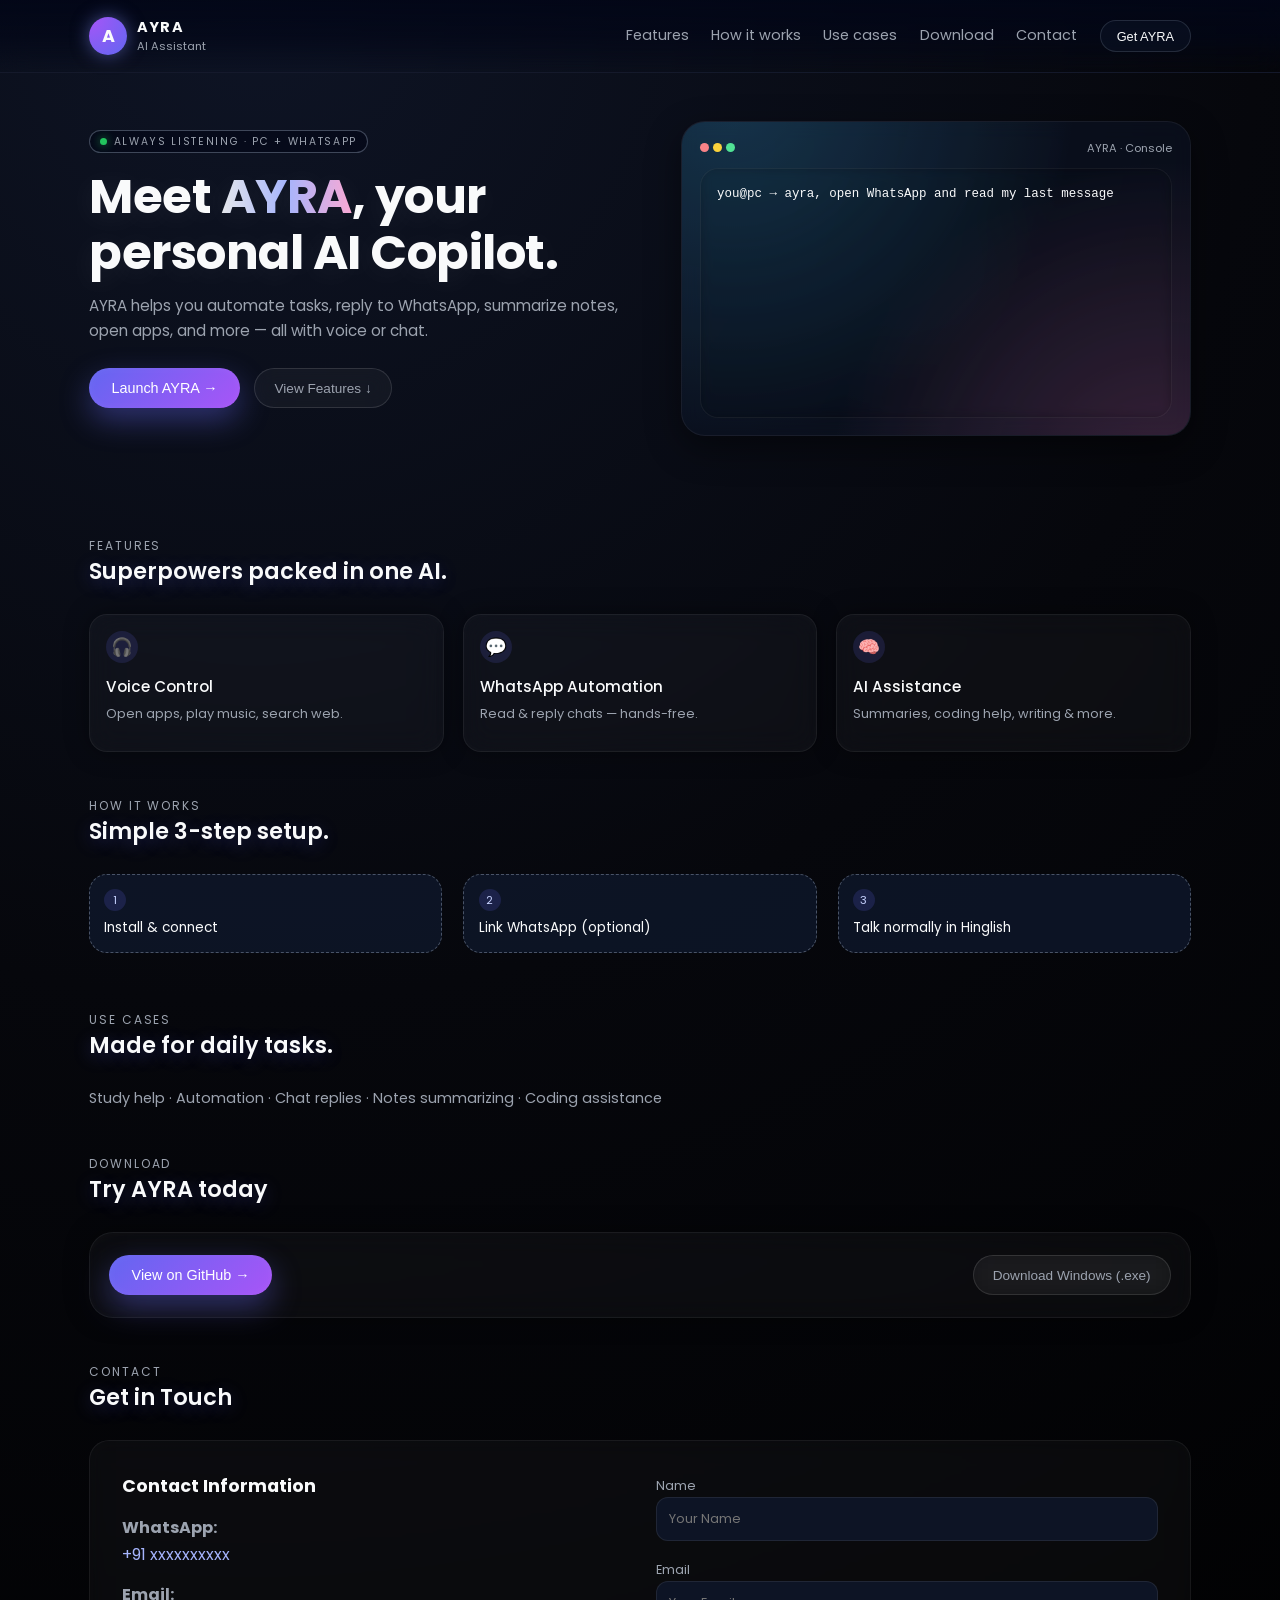
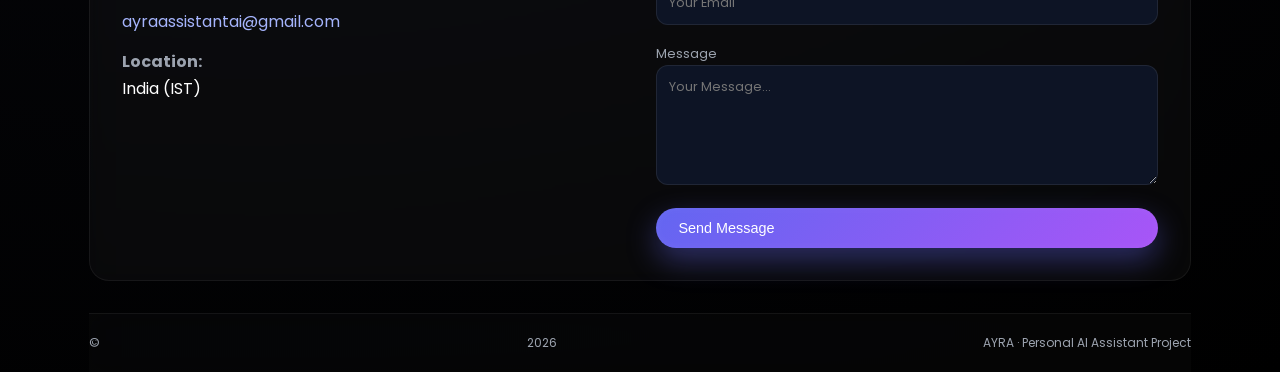
<file: index.html>
<!DOCTYPE html>
<html lang="en">
<head>
  <meta charset="UTF-8" />
  <meta name="viewport" content="width=device-width, initial-scale=1.0" />
  <title>AYRA – Your Personal AI Assistant</title>

  <link rel="preconnect" href="https://fonts.googleapis.com" />
  <link rel="preconnect" href="https://fonts.gstatic.com" crossorigin />
  <link
    href="https://fonts.googleapis.com/css2?family=Poppins:wght@300;400;500;600;700&display=swap"
    rel="stylesheet"
  />

  <link rel="stylesheet" href="style.css" />
</head>

<body>
  <!-- HEADER -->
  <header>
    <div class="page">
      <nav class="nav">
        <a href="#top" class="logo-wrap">
          <div class="logo-mark"><span>A</span></div>
          <div>
            <div class="logo-text-main">AYRA</div>
            <div class="logo-text-sub">AI Assistant</div>
          </div>
        </a>

        <div class="nav-links">
          <a href="#features">Features</a>
          <a href="#how-it-works">How it works</a>
          <a href="#use-cases">Use cases</a>
          <a href="#download">Download</a>
          <a href="#contact">Contact</a>

          <button class="nav-cta" onclick="scrollToId('download')">
            Get AYRA
          </button>
        </div>

        <button class="nav-toggle" id="navToggle">
          <span></span>
          <span></span>
        </button>
      </nav>

      <div class="nav-links-mobile" id="navMobile">
        <a href="#features">Features</a>
        <a href="#how-it-works">How it works</a>
        <a href="#use-cases">Use cases</a>
        <a href="#download">Download</a>
        <a href="#contact">Contact</a>
      </div>
    </div>
  </header>

  <!-- MAIN -->
  <main id="top">
    <div class="page">

      <!-- HERO -->
      <section class="hero">
        <div>
          <div class="eyebrow">
            <span class="eyebrow-dot"></span>
            Always listening · PC + WhatsApp
          </div>

          <h1 class="hero-title">
            Meet <span class="hero-gradient">AYRA</span>,  
            your personal AI Copilot.
          </h1>

          <p class="hero-subtitle">
            AYRA helps you automate tasks, reply to WhatsApp, summarize notes, open apps,
            and more — all with voice or chat.
          </p>

          <div class="hero-actions">
            <button class="btn-primary" onclick="scrollToId('download')">
              Launch AYRA →
            </button>
            <button class="btn-secondary" onclick="scrollToId('features')">
              View Features ↓
            </button>
          </div>
        </div>

        <div class="hero-panel">
          <div class="hero-glow"></div>

          <div class="hero-panel-header">
            <div class="panel-dots">
              <div class="panel-dot red"></div>
              <div class="panel-dot yellow"></div>
              <div class="panel-dot green"></div>
            </div>
            <div class="panel-label">AYRA · Console</div>
          </div>

          <div class="panel-body" id="consoleOutput"></div>
        </div>
      </section>

      <!-- FEATURES -->
      <section id="features">
        <div class="section-header">
          <div>
            <div class="section-label">Features</div>
            <h2 class="section-title">Superpowers packed in one AI.</h2>
          </div>
        </div>

        <div class="grid-3">
          <div class="feature-card">
            <div class="feature-icon">🎧</div>
            <h3 class="feature-title">Voice Control</h3>
            <p class="feature-text">Open apps, play music, search web.</p>
          </div>

          <div class="feature-card">
            <div class="feature-icon">💬</div>
            <h3 class="feature-title">WhatsApp Automation</h3>
            <p class="feature-text">Read & reply chats — hands-free.</p>
          </div>

          <div class="feature-card">
            <div class="feature-icon">🧠</div>
            <h3 class="feature-title">AI Assistance</h3>
            <p class="feature-text">Summaries, coding help, writing & more.</p>
          </div>
        </div>
      </section>

      <!-- HOW IT WORKS -->
      <section id="how-it-works">
        <div class="section-header">
          <div>
            <div class="section-label">How it works</div>
            <h2 class="section-title">Simple 3-step setup.</h2>
          </div>
        </div>

        <div class="steps">
          <div class="step">
            <div class="step-number">1</div>
            Install & connect
          </div>
          <div class="step">
            <div class="step-number">2</div>
            Link WhatsApp (optional)
          </div>
          <div class="step">
            <div class="step-number">3</div>
            Talk normally in Hinglish
          </div>
        </div>
      </section>

      <!-- USE CASES -->
      <section id="use-cases">
        <div class="section-header">
          <div>
            <div class="section-label">Use cases</div>
            <h2 class="section-title">Made for daily tasks.</h2>
          </div>
        </div>

        <p style="color:var(--muted); font-size:0.9rem;">
          Study help · Automation · Chat replies · Notes summarizing · Coding assistance
        </p>
      </section>

      <!-- DOWNLOAD -->
      <section id="download">
        <div class="section-header">
          <div>
            <div class="section-label">Download</div>
            <h2 class="section-title">Try AYRA today</h2>
          </div>
        </div>

        <div class="download">
          <button class="btn-primary"
            onclick="window.open('https://github.com/chaurasiyaayush789-ux', '_blank')">
            View on GitHub →
          </button>

          <button class="btn-secondary" onclick="alert('Download link will come soon')">
            Download Windows (.exe)
          </button>
        </div>
      </section>

      <!-- CONTACT -->
      <section id="contact">
        <div class="section-header">
          <div>
            <div class="section-label">Contact</div>
            <h2 class="section-title">Get in Touch</h2>
          </div>
        </div>

        <div class="contact-container">

          <!-- CONTACT INFO LEFT -->
          <div class="contact-info">
            <h3>Contact Information</h3>

            <div class="info-item">
              <strong>WhatsApp:</strong>
              <p>
                <a
                  href="https://wa.me/918767378026"
                  target="_blank"
                  class="contact-link">
                  +91 xxxxxxxxxx
                </a>
              </p>
            </div>

            <div class="info-item">
              <strong>Email:</strong>
              <p>
                <a
                  href="mailto:ayraassistantai@gmail.com?subject=Contact%20regarding%20AYRA&body=Hi%20AYRA%20Team,"
                  class="contact-link">
                  ayraassistantai@gmail.com
                </a>
              </p>
            </div>

            <div class="info-item">
              <strong>Location:</strong>
              <p>India (IST)</p>
            </div>
          </div>

          <!-- CONTACT FORM RIGHT -->
          <form
            id="contactForm"
            action="https://formspree.io/f/xovglrde"
            method="POST"
            class="contact-form"
          >
            <input type="hidden" name="_redirect" value="thank-you.html">

            <div class="form-status" id="formStatus"></div>

            <div class="field">
              <label>Name</label>
              <input type="text" name="name" placeholder="Your Name" required />
            </div>

            <div class="field">
              <label>Email</label>
              <input type="email" name="email" placeholder="Your Email" required />
            </div>

            <div class="field">
              <label>Message</label>
              <textarea name="message" placeholder="Your Message..." required></textarea>
            </div>

            <button class="btn-primary" type="submit" id="submitBtn">Send Message</button>
          </form>
        </div>
      </section>

      <footer>
        © <span id="year"></span> AYRA · Personal AI Assistant Project
      </footer>
    </div>
  </main>

  <script src="script.js"></script>
</body>
</html>
</file>
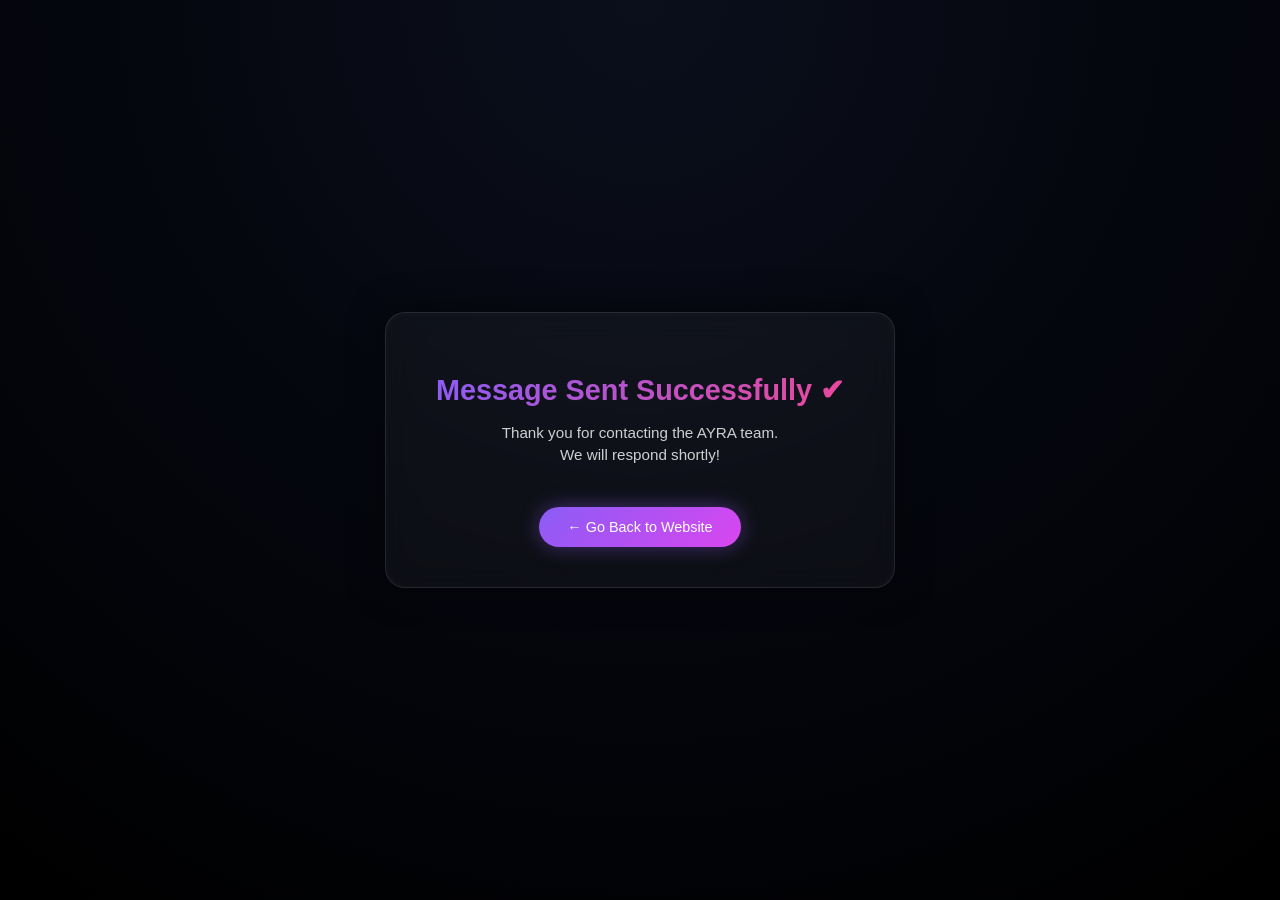
<file: thank-you.html>
<!DOCTYPE html>
<html lang="en">
<head>
  <meta charset="UTF-8" />
  <meta name="viewport" content="width=device-width, initial-scale=1.0" />
  <title>Message Sent ✔ · AYRA</title>

  <style>
    body {
      margin: 0;
      background: radial-gradient(circle at top, #0b0f1c 0%, #05070f 45%, #000 100%);
      font-family: "Poppins", sans-serif;
      color: white;
      display: flex;
      justify-content: center;
      align-items: center;
      height: 100vh;
      text-align: center;
    }

    .box {
      padding: 40px 50px;
      background: rgba(255,255,255,0.04);
      border-radius: 20px;
      border: 1px solid rgba(255,255,255,0.1);
      backdrop-filter: blur(14px);
      box-shadow: 0 0 35px rgba(0,0,0,0.5), inset 0 0 10px rgba(255,255,255,0.03);
      animation: fadeIn 0.8s ease forwards;
      opacity: 0;
    }

    @keyframes fadeIn {
      from { opacity: 0; transform: translateY(20px); }
      to { opacity: 1; transform: translateY(0); }
    }

    h1 {
      font-size: 1.8rem;
      margin-bottom: 10px;
      background: linear-gradient(135deg, #8b5cf6, #ec4899);
      -webkit-background-clip: text;
      -webkit-text-fill-color: transparent;
    }

    p {
      opacity: 0.8;
      font-size: 0.95rem;
      line-height: 1.4rem;
    }

    a {
      display: inline-block;
      margin-top: 25px;
      padding: 12px 28px;
      border-radius: 30px;
      background: linear-gradient(135deg, #8b5cf6, #d946ef);
      text-decoration: none;
      color: white;
      font-size: 0.9rem;
      font-weight: 500;
      box-shadow: 0 0 20px rgba(139,92,246,0.4);
      transition: 0.25s ease;
    }

    a:hover {
      transform: translateY(-3px);
      box-shadow: 0 0 30px rgba(217,70,239,0.6);
    }
  </style>
</head>

<body>
  <div class="box">
    <h1>Message Sent Successfully ✔</h1>
    <p>Thank you for contacting the AYRA team.<br>We will respond shortly!</p>
    <a href="index.html">← Go Back to Website</a>
  </div>
</body>
</html>
</file>
<file: style.css>
/* ---------------------------
   0. ROOT VARIABLES
---------------------------- */
:root {
  --bg: #050816;
  --bg-soft: #0b1020;
  --accent: #6366f1;
  --accent-soft: rgba(99, 102, 241, 0.15);
  --accent-strong: #4f46e5;
  --text: #f9fafb;
  --muted: #9ca3af;
  --border: rgba(148, 163, 184, 0.2);
  --danger: #ef4444;
  --shadow-soft: 0 18px 40px rgba(15, 23, 42, 0.7);

  --radius-xl: 24px;
  --radius-lg: 18px;
  --radius-md: 12px;
  --nav-height: 72px;
}

/* ---------------------------
   1. RESET + GLOBAL
---------------------------- */
* {
  margin: 0;
  padding: 0;
  box-sizing: border-box;
}

body {
  font-family: "Poppins", sans-serif;
  background: radial-gradient(circle at top, #111827 0, #020617 40%, #000 100%);
  color: var(--text);
  line-height: 1.5;
}

img {
  max-width: 100%;
  display: block;
}

a {
  color: inherit;
  text-decoration: none;
}

.page {
  max-width: 1150px;
  margin: auto;
  padding: 0 1.5rem;
}

/* ---------------------------
   2. HEADER
---------------------------- */
header {
  position: sticky;
  top: 0;
  z-index: 50;
  backdrop-filter: blur(16px);
  border-bottom: 1px solid rgba(148, 163, 184, 0.12);
  background: linear-gradient(
    to bottom,
    rgba(2, 6, 23, 0.9),
    rgba(2, 6, 23, 0.7),
    transparent
  );
}

.nav {
  height: var(--nav-height);
  display: flex;
  justify-content: space-between;
  align-items: center;
}

/* LOGO */
.logo-wrap {
  display: flex;
  align-items: center;
  gap: 0.6rem;
}

.logo-mark {
  width: 38px;
  height: 38px;
  background: radial-gradient(circle at top left, #a855f7, #6366f1);
  border-radius: 50%;
  display: flex;
  justify-content: center;
  align-items: center;
  box-shadow: 0 0 18px rgba(129, 140, 248, 0.5);
}

.logo-mark span {
  font-weight: 700;
  font-size: 1.1rem;
}

.logo-text-main {
  font-weight: 700;
  font-size: 0.9rem;
  letter-spacing: 0.1em;
}

.logo-text-sub {
  font-size: 0.7rem;
  color: var(--muted);
}

/* ---------------------------
   3. NAVIGATION LINKS
---------------------------- */
.nav-links {
  display: flex;
  gap: 1.4rem;
  align-items: center;
}

.nav-links a {
  position: relative;
  color: var(--muted);
  font-size: 0.9rem;
  transition: 0.2s;
}

.nav-links a:hover {
  color: var(--text);
}

.nav-links a::after {
  content: "";
  position: absolute;
  width: 0%;
  height: 2px;
  border-radius: 5px;
  background: linear-gradient(to right, #a855f7, #6366f1);
  bottom: -3px;
  left: 0;
  transition: width 0.25s ease;
}

.nav-links a:hover::after {
  width: 100%;
}

/* CALL TO ACTION BUTTON */
.nav-cta {
  padding: 0.45rem 1rem;
  border-radius: 999px;
  border: 1px solid var(--border);
  background: rgba(15, 23, 42, 0.45);
  cursor: pointer;
  font-size: 0.8rem;
  color: var(--text);
}

.nav-cta:hover {
  background: rgba(99, 102, 241, 0.15);
  border-color: rgba(99, 102, 241, 0.5);
}

/* ---------------------------
   4. MOBILE NAV TOGGLE
---------------------------- */
.nav-toggle {
  display: none;
  flex-direction: column;
  gap: 4px;
  background: transparent;
  border: none;
  cursor: pointer;
}

.nav-toggle span {
  width: 20px;
  height: 2px;
  background: #fff;
  border-radius: 10px;
}

.nav-links-mobile {
  display: none;
  flex-direction: column;
  gap: 0.8rem;
  padding: 1rem 0 1.4rem;
}

.nav-links-mobile a {
  color: var(--muted);
  font-size: 0.95rem;
}

.nav-links-mobile a:hover {
  color: var(--text);
}

/* RESPONSIVE */
@media (max-width: 720px) {
  .nav-links {
    display: none;
  }

  .nav-toggle {
    display: flex;
  }

  .nav-links-mobile {
    display: flex;
  }
}
/* ---------------------------
   5. HERO SECTION
---------------------------- */
.hero {
  padding-top: 3rem;
  padding-bottom: 3.5rem;

  display: grid;
  grid-template-columns: minmax(0, 1.1fr) minmax(0, 1fr);
  gap: 2rem;
  align-items: center;
}

/* Eyebrow Tag */
.eyebrow {
  display: inline-flex;
  align-items: center;
  gap: 0.4rem;

  padding: 0.18rem 0.65rem;
  border-radius: 999px;
  border: 1px solid rgba(148, 163, 184, 0.4);

  background: rgba(2, 6, 23, 0.6);
  font-size: 0.65rem;
  text-transform: uppercase;
  letter-spacing: 0.16em;
  color: var(--muted);

  margin-bottom: 1rem;
}

.eyebrow-dot {
  width: 7px;
  height: 7px;
  border-radius: 50%;
  background: #22c55e;
  box-shadow: 0 0 10px rgba(34, 197, 94, 0.7);
}

/* HERO TEXT */
.hero-title {
  font-size: clamp(2.2rem, 4vw, 3rem);
  font-weight: 700;
  line-height: 1.15;
  margin-bottom: 0.8rem;
}

.hero-gradient {
  background: linear-gradient(to right, #e5e7eb, #a5b4fc, #f9a8d4);
  -webkit-background-clip: text;
  color: transparent;
}

.hero-subtitle {
  font-size: 0.95rem;
  color: var(--muted);
  max-width: 34rem;
  line-height: 1.7;
  margin-bottom: 1.5rem;
}

/* Tag Row */
.hero-tags {
  display: flex;
  flex-wrap: wrap;
  gap: 0.6rem;
  margin-bottom: 2rem;
}

.tag {
  font-size: 0.7rem;
  padding: 0.35rem 0.7rem;
  border-radius: 999px;
  border: 1px solid rgba(148, 163, 184, 0.35);
  background: rgba(15, 23, 42, 0.8);
  color: var(--muted);
}

/* Hero Buttons */
.hero-actions {
  display: flex;
  gap: 0.9rem;
  flex-wrap: wrap;
  margin-bottom: 1.3rem;
}

.btn-primary {
  padding: 0.75rem 1.4rem;
  border-radius: 999px;
  border: none;

  background: linear-gradient(135deg, #6366f1, #a855f7);
  color: #fff;
  font-size: 0.9rem;
  font-weight: 500;

  cursor: pointer;
  display: inline-flex;
  align-items: center;
  gap: 0.4rem;

  box-shadow: 0 18px 40px rgba(79, 70, 229, 0.5);
  transition: 0.2s;
}

.btn-primary:hover {
  transform: translateY(-2px);
  box-shadow: 0 25px 55px rgba(79, 70, 229, 0.6);
}

.btn-secondary {
  padding: 0.7rem 1.2rem;
  border-radius: 999px;
  border: 1px solid rgba(148, 163, 184, 0.4);

  background: rgba(15, 23, 42, 0.95);
  color: var(--muted);
  font-size: 0.85rem;

  cursor: pointer;
  display: inline-flex;
  align-items: center;
  gap: 0.4rem;

  transition: 0.25s;
}

.btn-secondary:hover {
  color: var(--text);
  border-color: rgba(148, 163, 184, 0.7);
}

/* Hero Meta Pills */
.hero-meta {
  font-size: 0.75rem;
  display: flex;
  gap: 0.7rem;
  flex-wrap: wrap;
  align-items: center;
  color: var(--muted);
}

.hero-pill {
  padding: 0.25rem 0.65rem;
  border-radius: 999px;
  border: 1px solid rgba(148, 163, 184, 0.4);
  background: rgba(15, 23, 42, 0.85);
}

/* ---------------------------
   6. HERO PANEL (RIGHT SIDE)
---------------------------- */
.hero-panel {
  border-radius: var(--radius-xl);
  border: 1px solid rgba(148, 163, 184, 0.35);

  background: radial-gradient(
    circle at top,
    #111827 0,
    #020617 45%,
    #020617 100%
  );

  box-shadow: var(--shadow-soft);
  padding: 1.1rem;
  position: relative;
  overflow: hidden;
}

/* Panel Header */
.hero-panel-header {
  display: flex;
  justify-content: space-between;
  align-items: center;
  margin-bottom: 0.7rem;
}

.panel-dots {
  display: flex;
  gap: 0.25rem;
}

.panel-dot {
  width: 9px;
  height: 9px;
  border-radius: 50%;
}

.panel-dot.red {
  background: #f87171;
}

.panel-dot.yellow {
  background: #facc15;
}

.panel-dot.green {
  background: #4ade80;
}

.panel-label {
  color: var(--muted);
  font-size: 0.7rem;
}

/* Panel Body Console */
.panel-body {
  background: rgba(2, 6, 23, 0.7);
  border-radius: var(--radius-lg);
  border: 1px solid rgba(148, 163, 184, 0.3);

  padding: 1rem;
  min-height: 250px;
  max-height: 260px;
  overflow: hidden;

  font-family: "JetBrains Mono", monospace;
  font-size: 0.78rem;
  color: var(--text);
  line-height: 1.45;
}

/* Console Glow Layer */
.hero-glow {
  position: absolute;
  inset: 0;
  background: radial-gradient(circle at 10% -10%, rgba(56,189,248,0.25), transparent 60%),
              radial-gradient(circle at 95% 120%, rgba(244,114,182,0.25), transparent 55%);
  pointer-events: none;
  mix-blend-mode: screen;
  opacity: 0.8;
}
/* ---------------------------
   7. SECTIONS GENERIC
---------------------------- */
section {
  padding: 2.8rem 0 0;
}

.section-header {
  display: flex;
  justify-content: space-between;
  align-items: baseline;
  gap: 1rem;
  margin-bottom: 1.6rem;
}

.section-label {
  font-size: 0.75rem;
  text-transform: uppercase;
  letter-spacing: 0.16em;
  color: var(--muted);
}

.section-title {
  font-size: 1.4rem;
  font-weight: 600;
}

.section-description {
  font-size: 0.85rem;
  color: var(--muted);
  max-width: 26rem;
}

/* ---------------------------
   8. FEATURES GRID
---------------------------- */
.grid-3 {
  display: grid;
  grid-template-columns: repeat(3, minmax(0, 1fr));
  gap: 1.2rem;
}

.feature-card {
  border-radius: var(--radius-lg);
  border: 1px solid var(--border);
  background: radial-gradient(circle at top left, #020617, #020617);
  padding: 1rem;
  font-size: 0.9rem;
  position: relative;
  overflow: hidden;
}

.feature-icon {
  width: 32px;
  height: 32px;
  border-radius: 999px;
  background: var(--accent-soft);
  display: flex;
  align-items: center;
  justify-content: center;
  margin-bottom: 0.8rem;
  font-size: 1.1rem;
}

.feature-title {
  font-size: 0.95rem;
  font-weight: 500;
  margin-bottom: 0.35rem;
}

.feature-text {
  font-size: 0.8rem;
  color: var(--muted);
  margin-bottom: 0.7rem;
}

.feature-tag {
  display: inline-flex;
  padding: 0.2rem 0.5rem;
  border-radius: 999px;
  border: 1px dashed rgba(148, 163, 184, 0.5);
  font-size: 0.7rem;
  color: var(--muted);
}

/* ---------------------------
   9. HOW IT WORKS / STEPS
---------------------------- */
.steps {
  display: grid;
  grid-template-columns: repeat(3, minmax(0, 1fr));
  gap: 1.3rem;
  margin-bottom: 0.8rem;
}

.step {
  border-radius: var(--radius-lg);
  border: 1px dashed rgba(148, 163, 184, 0.45);
  padding: 0.9rem;
  font-size: 0.85rem;
  position: relative;
  background: rgba(15, 23, 42, 0.85);
}

.step-number {
  width: 22px;
  height: 22px;
  border-radius: 999px;
  background: rgba(99, 102, 241, 0.18);
  color: #c7d2fe;
  display: flex;
  align-items: center;
  justify-content: center;
  font-size: 0.7rem;
  margin-bottom: 0.4rem;
}

/* ---------------------------
   10. USE CASES
---------------------------- */
.usecases {
  display: grid;
  grid-template-columns: 1.4fr 1fr;
  gap: 1.2rem;
}

.usecase-main {
  border-radius: var(--radius-xl);
  border: 1px solid var(--border);
  background: linear-gradient(
      135deg,
      rgba(15, 23, 42, 0.95),
      rgba(15, 23, 42, 0.88)
    );
  padding: 1rem;
}

.usecase-tagline {
  font-size: 0.75rem;
  color: #e5e7eb;
  margin-bottom: 0.3rem;
}

.usecase-title {
  font-size: 1rem;
  font-weight: 500;
  margin-bottom: 0.45rem;
}

.usecase-text {
  font-size: 0.8rem;
  color: var(--muted);
  margin-bottom: 0.7rem;
}

.usecase-bubbles {
  display: flex;
  flex-wrap: wrap;
  gap: 0.5rem;
}

.bubble {
  font-size: 0.75rem;
  padding: 0.4rem 0.6rem;
  border-radius: 999px;
  background: rgba(15, 23, 42, 0.9);
  border: 1px solid rgba(148, 163, 184, 0.4);
}

.usecase-side {
  display: grid;
  gap: 0.8rem;
}

.mini-card {
  border-radius: var(--radius-lg);
  border: 1px solid var(--border);
  background: radial-gradient(circle at top, #020617, #020617);
  padding: 0.8rem;
  font-size: 0.8rem;
}

.mini-title {
  font-size: 0.85rem;
  font-weight: 500;
  margin-bottom: 0.25rem;
}

.mini-text {
  color: var(--muted);
  margin-bottom: 0.4rem;
}

.pill {
  font-size: 0.7rem;
  padding: 0.18rem 0.5rem;
  border-radius: 999px;
  border: 1px solid rgba(148, 163, 184, 0.4);
  color: var(--muted);
  display: inline-flex;
  align-items: center;
  gap: 0.25rem;
}

/* ---------------------------
   11. DOWNLOAD CTA
---------------------------- */
.download {
  border-radius: var(--radius-xl);
  border: 1px solid var(--border);
  background: radial-gradient(
      circle at top left,
      rgba(129, 140, 248, 0.18),
      transparent 55%
    ),
    radial-gradient(
      circle at bottom right,
      rgba(236, 72, 153, 0.16),
      transparent 55%
    ),
    linear-gradient(135deg, #020617, #020617);
  padding: 1.4rem 1.2rem;
  display: flex;
  flex-wrap: wrap;
  justify-content: space-between;
  align-items: center;
  gap: 1rem;
}

.download-title {
  font-size: 1.1rem;
  margin-bottom: 0.25rem;
}

.download-text {
  font-size: 0.8rem;
  color: var(--muted);
}

/* ---------------------------
   12. CONTACT
---------------------------- */
.contact-card {
  border-radius: var(--radius-xl);
  border: 1px solid var(--border);
  background: radial-gradient(circle at top, #020617, #020617);
  padding: 1.1rem 1rem;
  display: grid;
  grid-template-columns: minmax(0, 1.1fr) minmax(0, 1fr);
  gap: 1.3rem;
  font-size: 0.85rem;
}

.contact-form {
  display: grid;
  gap: 0.6rem;
}

.contact-form input,
.contact-form textarea {
  background: rgba(15, 23, 42, 0.9);
  border-radius: 999px;
  border: 1px solid rgba(148, 163, 184, 0.5);
  padding: 0.6rem 0.75rem;
  font-size: 0.8rem;
  color: var(--text);
  outline: none;
  font-family: inherit;
}

.contact-form textarea {
  border-radius: 14px;
  min-height: 80px;
  resize: vertical;
}

/* ---------------------------
   13. FOOTER
---------------------------- */
footer {
  padding-top: 1.7rem;
  margin-top: 2rem;
  font-size: 0.75rem;
  color: var(--muted);
  display: flex;
  justify-content: space-between;
  gap: 1rem;
  flex-wrap: wrap;
  border-top: 1px solid rgba(15, 23, 42, 0.9);
}

footer a {
  color: #a5b4fc;
}

/* ---------------------------
   14. RESPONSIVE
---------------------------- */
@media (max-width: 880px) {
  .hero {
    grid-template-columns: minmax(0, 1fr);
  }

  .hero-panel {
    order: -1;
  }

  .grid-3 {
    grid-template-columns: repeat(2, minmax(0, 1fr));
  }

  .steps {
    grid-template-columns: repeat(2, minmax(0, 1fr));
  }

  .usecases {
    grid-template-columns: minmax(0, 1fr);
  }

  .contact-card {
    grid-template-columns: minmax(0, 1fr);
  }
}

@media (max-width: 640px) {
  .page {
    padding-inline: 1.1rem;
  }

  .grid-3,
  .steps {
    grid-template-columns: minmax(0, 1fr);
  }

  .download {
    align-items: flex-start;
  }

  .hero {
    padding-top: 2rem;
  }
}
/* ==========================================================
   🔥 AYRA PREMIUM POLISH LAYER (Add at bottom of style.css)
   ========================================================== */

/* Global smoother look */
body {
  background: radial-gradient(circle at 20% 0%, #0e1425 0%, #06070c 45%, #000 100%);
}

/* Premium Cards & Panels */
.feature-card,
.mini-card,
.contact-card,
.download {
  background: rgba(255,255,255,0.03);
  backdrop-filter: blur(14px);
  border: 1px solid rgba(255,255,255,0.06);
  box-shadow: 0 0 25px rgba(0,0,0,0.4), inset 0 0 12px rgba(255,255,255,0.02);
  transition: 0.25s ease;
}

.feature-card:hover,
.mini-card:hover,
.download:hover {
  transform: translateY(-4px);
  box-shadow: 0 10px 40px rgba(99,102,241,0.15);
}

/* Hero Title Polish */
.hero-title {
  letter-spacing: -0.5px;
  text-shadow: 0 4px 30px rgba(255,255,255,0.08);
}

/* Hero Buttons Premium */
.btn-primary {
  box-shadow: 0 12px 30px rgba(99,102,241,0.4), inset 0 0 10px rgba(255,255,255,0.05);
  transform: translateY(0);
  transition: 0.25s ease;
}

.btn-primary:hover {
  transform: translateY(-3px) scale(1.03);
  box-shadow: 0 20px 45px rgba(99,102,241,0.55);
}

.btn-secondary {
  border: 1px solid rgba(255,255,255,0.12);
  background: rgba(255,255,255,0.04);
  backdrop-filter: blur(10px);
}

.btn-secondary:hover {
  border-color: rgba(99,102,241,0.4);
  color: #fff;
}

/* Console Panel Upgrade */
.hero-panel {
  background: rgba(15,23,42,0.45);
  border: 1px solid rgba(255,255,255,0.06);
  backdrop-filter: blur(10px);
  box-shadow: 0 12px 35px rgba(0,0,0,0.45);
}

.panel-body {
  background: rgba(0,0,0,0.25);
  border: 1px solid rgba(255,255,255,0.06);
  backdrop-filter: blur(6px);
}

/* Soft glowing divider edges */
.section-title {
  text-shadow: 0 4px 18px rgba(99, 102, 241, 0.3);
}

/* Use Case bubbles */
.bubble {
  background: rgba(255,255,255,0.04);
  border-color: rgba(255,255,255,0.1);
  backdrop-filter: blur(8px);
}

/* Footer polish */
footer {
  background: rgba(255,255,255,0.02);
  border-top: 1px solid rgba(255,255,255,0.06);
  backdrop-filter: blur(12px);
  padding: 20px 0;
}
/* Contact Section Premium Style */
.contact-container {
  display: grid;
  grid-template-columns: 1fr 1fr;
  gap: 2rem;
  background: rgba(255, 255, 255, 0.03);
  padding: 2rem;
  border-radius: 20px;
  border: 1px solid rgba(255,255,255,0.06);
  backdrop-filter: blur(10px);
}

.contact-info h3 {
  font-size: 1.2rem;
  margin-bottom: 1rem;
}

.info-item {
  margin-bottom: 1rem;
  color: var(--muted);
}

.info-item p {
  margin-top: 3px;
  color: #fff;
}

/* Form Styling */
.contact-form {
  display: grid;
  gap: 1rem;
}

.field label {
  font-size: 0.8rem;
  color: var(--muted);
}

.contact-form input,
.contact-form textarea {
  width: 100%;
  padding: 12px;
  border-radius: 12px;
  border: 1px solid rgba(255,255,255,0.08);
  background: rgba(255,255,255,0.05);
  color: white;
  outline: none;
}

.contact-form textarea {
  min-height: 120px;
  resize: vertical;
}
.contact-container {
  display: grid;
  grid-template-columns: 1fr 1fr;
  gap: 2rem;
  background: rgba(255, 255, 255, 0.03);
  padding: 2rem;
  border-radius: 20px;
  border: 1px solid rgba(255,255,255,0.06);
  backdrop-filter: blur(10px);
}

.contact-info h3 {
  font-size: 1.1rem;
  margin-bottom: 1rem;
}

.info-item {
  margin-bottom: 1rem;
  color: var(--muted);
}

.info-item p {
  margin-top: 3px;
  color: #fff;
}

/* Contact links (WhatsApp & Email) */
.contact-link {
  color: #a5b4fc;
  text-decoration: none;
  transition: 0.2s;
}

.contact-link:hover {
  color: #c084fc;
  text-shadow: 0 0 10px rgba(165,180,252,0.6);
}

/* Contact form fields */
.contact-form {
  display: grid;
  gap: 1rem;
}

.field label {
  font-size: 0.8rem;
  color: var(--muted);
}

.contact-form input,
.contact-form textarea {
  width: 100%;
  padding: 12px;
  border-radius: 12px;
  border: 1px solid rgba(255,255,255,0.08);
  background: rgba(15,23,42,0.9);
  color: white;
  outline: none;
}

.contact-form textarea {
  min-height: 120px;
  resize: vertical;
}

@media (max-width: 720px) {
  .contact-container {
    grid-template-columns: 1fr;
  }
}
/* Success / Error Box */
.form-status {
  margin-bottom: 10px;
  padding: 10px 15px;
  border-radius: 10px;
  font-size: 0.85rem;
  display: none;
}

.form-status.success {
  background: rgba(34,197,94,0.15);
  color: #4ade80;
  border: 1px solid #4ade80;
}

.form-status.error {
  background: rgba(239,68,68,0.15);
  color: #ef4444;
  border: 1px solid #ef4444;
}

/* Button loading animation */
.btn-loading {
  opacity: 0.7;
  pointer-events: none;
  position: relative;
}

.btn-loading::after {
  content: "";
  width: 16px;
  height: 16px;
  border: 2px solid rgba(255,255,255,0.4);
  border-top-color: white;
  border-radius: 50%;
  animation: spin 0.8s linear infinite;
  position: absolute;
  right: 16px;
  top: 50%;
  transform: translateY(-50%);
}

@keyframes spin {
  to { transform: translateY(-50%) rotate(360deg); }
}
</file>
